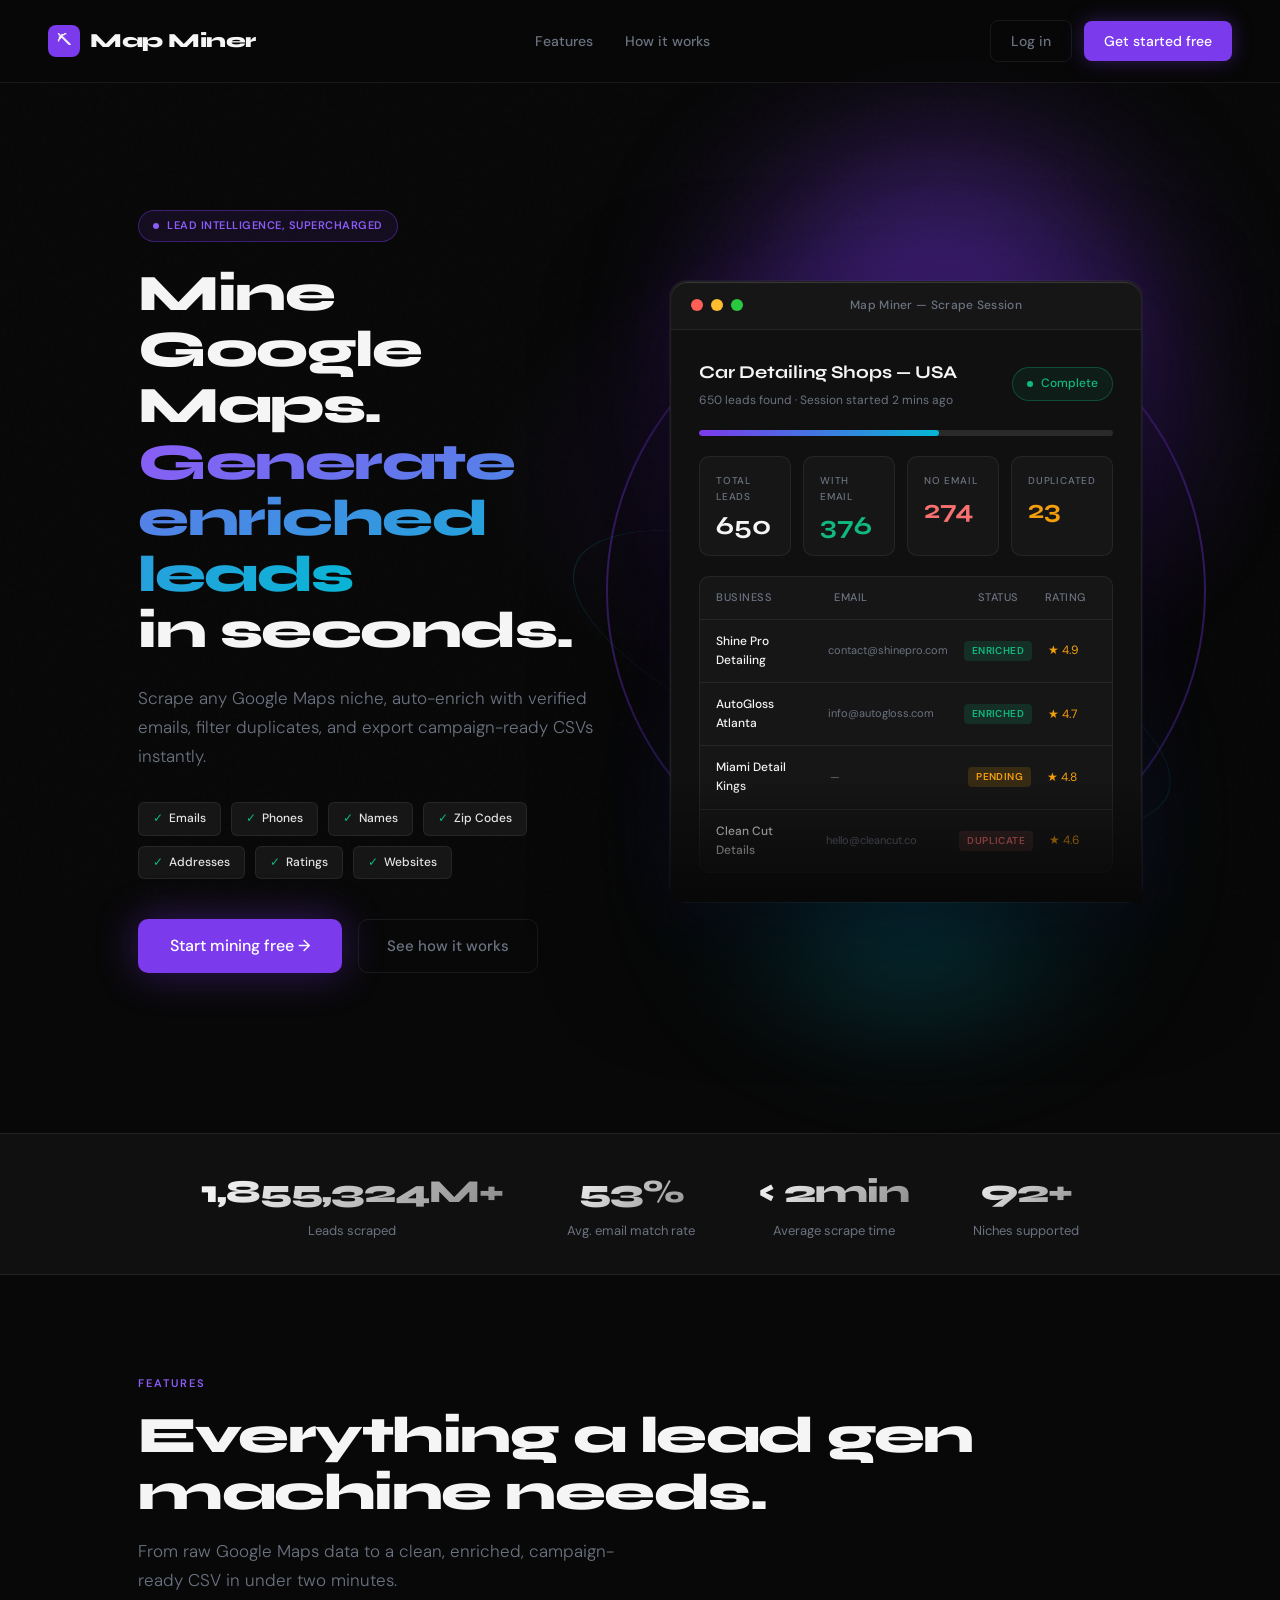
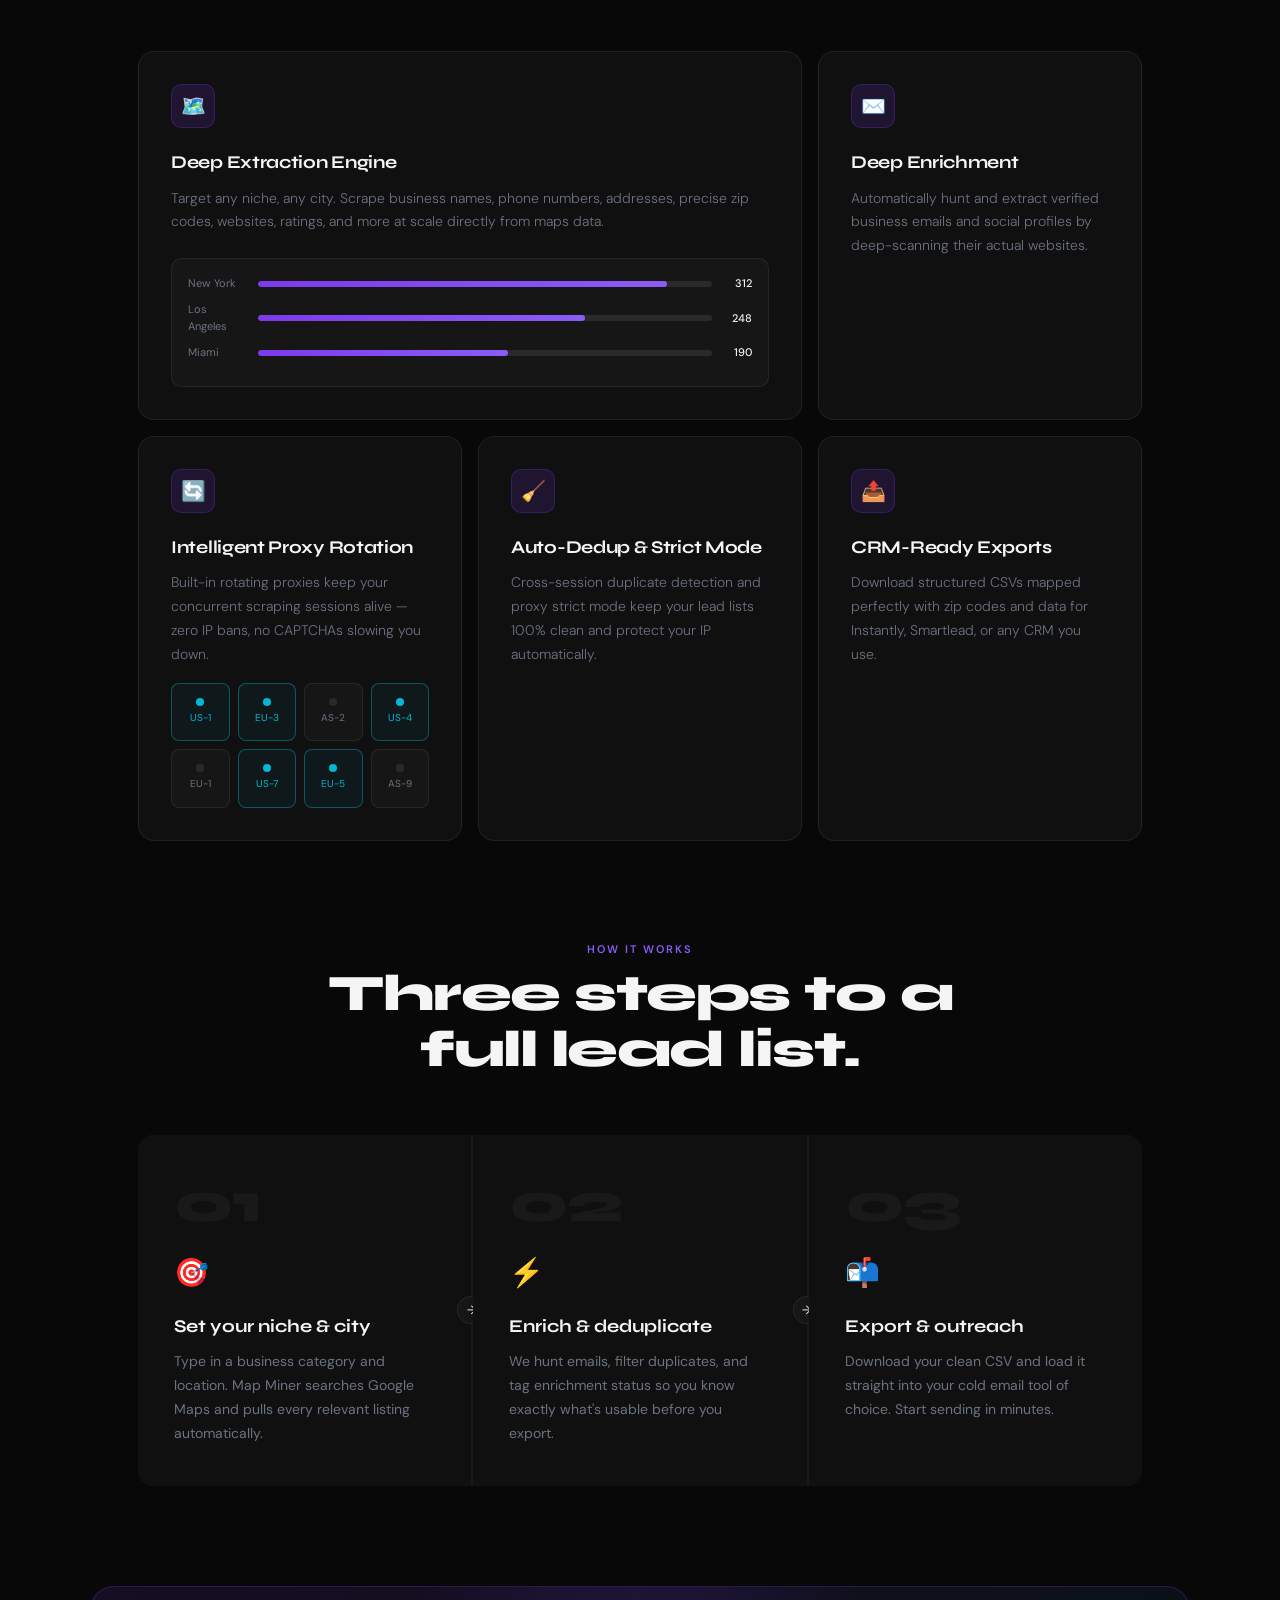
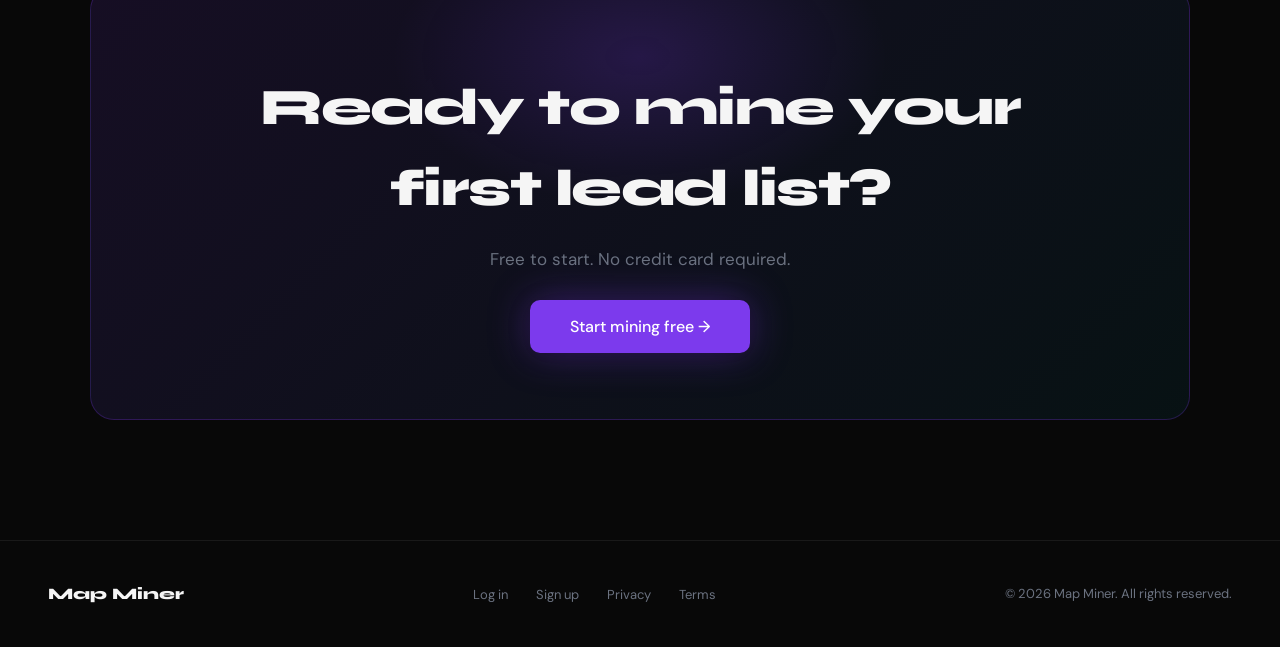
<file: landing.html>
<!DOCTYPE html>
<html lang="en">
<head>
  <meta charset="UTF-8" />
  <meta name="viewport" content="width=device-width, initial-scale=1.0" />
  <title>Map Miner — Lead Intelligence from Google Maps</title>
  <link rel="preconnect" href="https://fonts.googleapis.com" />
  <link rel="preconnect" href="https://fonts.gstatic.com" crossorigin />
  <link href="https://fonts.googleapis.com/css2?family=Syne:wght@400;600;700;800&family=DM+Sans:wght@300;400;500&display=swap" rel="stylesheet" />
  <style>
    *, *::before, *::after { box-sizing: border-box; margin: 0; padding: 0; }

    :root {
      --bg: #080808;
      --surface: #101010;
      --surface2: #161616;
      --border: rgba(255,255,255,0.07);
      --violet: #7c3aed;
      --violet-bright: #8b5cf6;
      --violet-glow: rgba(124, 58, 237, 0.35);
      --cyan: #06b6d4;
      --green: #10b981;
      --red: #f87171;
      --amber: #f59e0b;
      --text: #f5f5f5;
      --muted: #6b7280;
      --subtle: #2a2a2a;
    }

    html { scroll-behavior: smooth; }

    body {
      background: var(--bg);
      color: var(--text);
      font-family: 'DM Sans', sans-serif;
      font-size: 16px;
      line-height: 1.6;
      overflow-x: hidden;
    }

    /* ── NOISE OVERLAY ── */
    body::before {
      content: '';
      position: fixed;
      inset: 0;
      background-image: url("data:image/svg+xml,%3Csvg viewBox='0 0 256 256' xmlns='http://www.w3.org/2000/svg'%3E%3Cfilter id='noise'%3E%3CfeTurbulence type='fractalNoise' baseFrequency='0.9' numOctaves='4' stitchTiles='stitch'/%3E%3C/filter%3E%3Crect width='100%25' height='100%25' filter='url(%23noise)' opacity='0.03'/%3E%3C/svg%3E");
      pointer-events: none;
      z-index: 0;
      opacity: 0.4;
    }

    /* ── NAV ── */
    nav {
      position: fixed;
      top: 0; left: 0; right: 0;
      z-index: 100;
      display: flex;
      align-items: center;
      justify-content: space-between;
      padding: 20px 48px;
      background: rgba(8, 8, 8, 0.8);
      backdrop-filter: blur(20px);
      border-bottom: 1px solid var(--border);
    }

    .nav-logo {
      font-family: 'Syne', sans-serif;
      font-weight: 800;
      font-size: 20px;
      letter-spacing: -0.5px;
      color: var(--text);
      text-decoration: none;
      display: flex;
      align-items: center;
      gap: 10px;
    }

    .nav-logo .logo-mark {
      width: 32px; height: 32px;
      background: var(--violet);
      border-radius: 8px;
      display: flex; align-items: center; justify-content: center;
      font-size: 14px;
    }

    /* LOGO PLACEHOLDER — replace .logo-mark content with <img src="logo.png"> when ready */

    .nav-links {
      display: flex;
      align-items: center;
      gap: 32px;
      list-style: none;
    }

    .nav-links a {
      color: var(--muted);
      text-decoration: none;
      font-size: 14px;
      font-weight: 500;
      transition: color 0.2s;
    }

    .nav-links a:hover { color: var(--text); }

    .nav-cta {
      display: flex;
      align-items: center;
      gap: 12px;
    }

    .btn-ghost {
      padding: 9px 20px;
      border: 1px solid var(--border);
      border-radius: 8px;
      background: transparent;
      color: var(--muted);
      font-size: 14px;
      font-weight: 500;
      cursor: pointer;
      text-decoration: none;
      transition: all 0.2s;
      font-family: 'DM Sans', sans-serif;
    }

    .btn-ghost:hover {
      border-color: rgba(255,255,255,0.2);
      color: var(--text);
    }

    .btn-primary {
      padding: 9px 20px;
      background: var(--violet);
      border: none;
      border-radius: 8px;
      color: #fff;
      font-size: 14px;
      font-weight: 500;
      cursor: pointer;
      text-decoration: none;
      font-family: 'DM Sans', sans-serif;
      transition: all 0.2s;
      box-shadow: 0 0 20px var(--violet-glow);
    }

    .btn-primary:hover {
      background: var(--violet-bright);
      box-shadow: 0 0 32px rgba(139, 92, 246, 0.5);
      transform: translateY(-1px);
    }

    /* ── 3D HERO SHAPES ── */
    .orb {
      position: absolute;
      border-radius: 50%;
      filter: blur(80px);
      z-index: 0;
      opacity: 0.5;
      animation: float 10s ease-in-out infinite;
    }
    .orb-1 { width: 400px; height: 400px; background: var(--violet); top: -100px; right: -100px; animation-delay: 0s; }
    .orb-2 { width: 300px; height: 300px; background: var(--cyan); bottom: 10%; left: -50px; animation-delay: -5s; }
    
    .hero-ring {
      position: absolute;
      width: 600px;
      height: 600px;
      border: 2px solid rgba(124, 58, 237, 0.4);
      border-radius: 50%;
      top: 50%;
      left: 50%;
      transform-style: preserve-3d;
      animation: spinRing 20s linear infinite;
      z-index: 0;
      pointer-events: none;
    }
    
    .hero-ring::before {
      content: '';
      position: absolute;
      inset: -20px;
      border: 1px solid rgba(6, 182, 212, 0.2);
      border-radius: 50%;
      transform: rotateX(70deg) rotateY(20deg) translateZ(-100px);
    }

    @keyframes spinRing {
      0% { transform: translate(-50%, -50%) rotateX(60deg) rotateZ(0deg); }
      100% { transform: translate(-50%, -50%) rotateX(60deg) rotateZ(360deg); }
    }

    @keyframes float {
      0%, 100% { transform: translate(0, 0); }
      50% { transform: translate(30px, -50px); }
    }

    /* ── HERO ── */
    .hero-wrap {
      max-width: 1300px;
      margin: 0 auto;
      padding: 110px 48px 60px;
      position: relative;
    }

    .hero {
      position: relative;
      display: grid;
      grid-template-columns: 1fr 1fr;
      align-items: center;
      gap: 60px;
    }

    /* Radial glow bg */
    .hero-wrap::after {
      content: '';
      position: absolute;
      top: 20%;
      right: 0;
      width: 800px;
      height: 500px;
      background: radial-gradient(ellipse at center, rgba(124,58,237,0.15) 0%, transparent 70%);
      pointer-events: none;
      z-index: -1;
    }

    .hero-content {
      display: flex;
      flex-direction: column;
      align-items: flex-start;
      text-align: left;
      z-index: 10;
    }

    .hero-badge {
      display: inline-flex;
      align-items: center;
      gap: 8px;
      padding: 6px 14px;
      border: 1px solid rgba(124,58,237,0.4);
      border-radius: 100px;
      background: rgba(124,58,237,0.1);
      font-size: 11px;
      font-weight: 600;
      color: var(--violet-bright);
      margin-bottom: 24px;
      letter-spacing: 0.5px;
      text-transform: uppercase;
      opacity: 0;
      animation: fadeUp 0.6s 0.2s forwards;
    }

    .hero-badge .dot {
      width: 6px; height: 6px;
      background: var(--violet-bright);
      border-radius: 50%;
      animation: pulse 2s infinite;
    }

    @keyframes pulse {
      0%, 100% { opacity: 1; transform: scale(1); }
      50% { opacity: 0.5; transform: scale(0.8); }
    }

    h1 {
      font-family: 'Syne', sans-serif;
      font-weight: 800;
      font-size: clamp(36px, 4vw, 56px);
      line-height: 1.1;
      letter-spacing: -1.5px;
      max-width: 600px;
      margin-bottom: 24px;
      opacity: 0;
      animation: fadeUp 0.7s 0.35s forwards;
    }

    h1 .accent {
      background: linear-gradient(135deg, var(--violet-bright), var(--cyan));
      -webkit-background-clip: text;
      -webkit-text-fill-color: transparent;
      background-clip: text;
    }

    .hero-sub {
      font-size: 17px;
      color: var(--muted);
      max-width: 520px;
      line-height: 1.7;
      margin-bottom: 32px;
      font-weight: 300;
      opacity: 0;
      animation: fadeUp 0.7s 0.5s forwards;
    }
    
    .extracted-data-list {
      display: flex;
      flex-wrap: wrap;
      gap: 10px;
      margin-bottom: 40px;
      opacity: 0;
      animation: fadeUp 0.7s 0.6s forwards;
    }

    .extract-pill {
      display: inline-flex;
      align-items: center;
      gap: 6px;
      padding: 6px 14px;
      border-radius: 6px;
      background: var(--surface2);
      border: 1px solid var(--border);
      font-size: 12px;
      color: #e5e5e5;
      font-weight: 500;
      transition: all 0.2s;
    }
    
    .extract-pill .check { color: var(--green); }

    .hero-actions {
      display: flex;
      align-items: center;
      gap: 16px;
      opacity: 0;
      animation: fadeUp 0.7s 0.7s forwards;
    }
    
    .hero-right {
      position: relative;
      width: 100%;
      height: 100%;
      display: flex;
      justify-content: flex-end;
      align-items: center;
    }

    .btn-hero {
      padding: 14px 32px;
      background: var(--violet);
      border: none;
      border-radius: 10px;
      color: #fff;
      font-size: 16px;
      font-weight: 500;
      font-family: 'DM Sans', sans-serif;
      cursor: pointer;
      text-decoration: none;
      transition: all 0.25s;
      box-shadow: 0 0 40px rgba(124, 58, 237, 0.4), 0 4px 20px rgba(0,0,0,0.4);
    }

    .btn-hero:hover {
      background: var(--violet-bright);
      box-shadow: 0 0 60px rgba(139, 92, 246, 0.55), 0 8px 32px rgba(0,0,0,0.4);
      transform: translateY(-2px);
    }

    .btn-hero-outline {
      padding: 14px 28px;
      border: 1px solid var(--border);
      border-radius: 10px;
      color: var(--muted);
      background: transparent;
      font-size: 15px;
      font-weight: 500;
      font-family: 'DM Sans', sans-serif;
      cursor: pointer;
      text-decoration: none;
      transition: all 0.2s;
    }

    .btn-hero-outline:hover {
      color: var(--text);
      border-color: rgba(255,255,255,0.2);
    }

    /* ── HERO MOCKUP ── */
    .hero-mockup {
      width: 100%;
      max-width: 900px;
      opacity: 0;
      animation: fadeUp 0.9s 0.8s forwards;
      position: relative;
      perspective: 1500px; /* For 3D Tilt */
    }
    
    .mockup-floater {
      animation: floatMockup 6s ease-in-out infinite alternate;
      transform-style: preserve-3d;
    }
    
    @keyframes floatMockup {
      0% { transform: translateY(0px) rotateX(2deg) rotateY(-1deg); }
      100% { transform: translateY(-15px) rotateX(-2deg) rotateY(1deg); }
    }

    .mockup-frame {
      background: var(--surface);
      border: 1px solid var(--border);
      border-radius: 16px;
      overflow: hidden;
      box-shadow:
        0 0 0 1px rgba(255,255,255,0.04),
        0 40px 120px rgba(0,0,0,0.8),
        0 0 80px rgba(124, 58, 237, 0.12);
      transform-style: preserve-3d;
      transition: transform 0.1s ease-out;
      transform: rotateX(0) rotateY(0);
      position: relative;
    }

    /* Enhance Glassmorphism */
    .mockup-frame::after {
      content: '';
      position: absolute;
      inset: 0;
      border-radius: 16px;
      box-shadow: inset 0 1px 1px rgba(255, 255, 255, 0.15);
      pointer-events: none;
    }

    .mockup-bar {
      background: var(--surface2);
      border-bottom: 1px solid var(--border);
      padding: 14px 20px;
      display: flex;
      align-items: center;
      gap: 8px;
    }

    .dot-red { width: 12px; height: 12px; border-radius: 50%; background: #ff5f57; }
    .dot-yellow { width: 12px; height: 12px; border-radius: 50%; background: #febc2e; }
    .dot-green { width: 12px; height: 12px; border-radius: 50%; background: #28c840; }

    .mockup-bar-title {
      margin-left: auto;
      margin-right: auto;
      font-size: 12px;
      color: var(--muted);
      font-weight: 500;
      letter-spacing: 0.3px;
    }

    .mockup-body {
      padding: 28px;
      display: flex;
      flex-direction: column;
      gap: 20px;
    }

    .mockup-header-row {
      display: flex;
      align-items: center;
      justify-content: space-between;
    }

    .mockup-title-block h3 {
      font-family: 'Syne', sans-serif;
      font-weight: 700;
      font-size: 18px;
      margin-bottom: 4px;
    }

    .mockup-title-block p {
      font-size: 12px;
      color: var(--muted);
    }

    .mockup-status {
      display: flex;
      align-items: center;
      gap: 8px;
      padding: 6px 14px;
      border-radius: 100px;
      border: 1px solid rgba(16,185,129,0.3);
      background: rgba(16,185,129,0.08);
      font-size: 12px;
      color: var(--green);
      font-weight: 500;
    }

    .mockup-status .live-dot {
      width: 6px; height: 6px;
      border-radius: 50%;
      background: var(--green);
      animation: pulse 1.5s infinite;
    }

    /* Progress bar */
    .mockup-progress-wrap {
      background: var(--subtle);
      border-radius: 100px;
      height: 6px;
      overflow: hidden;
    }

    .mockup-progress-bar {
      height: 100%;
      background: linear-gradient(90deg, var(--violet), var(--cyan));
      border-radius: 100px;
      width: 58%;
      animation: progressGrow 2s 1.5s ease-out forwards;
      transform-origin: left;
    }

    @keyframes progressGrow {
      from { width: 0; }
      to { width: 58%; }
    }

    /* Stats grid */
    .mockup-stats {
      display: grid;
      grid-template-columns: repeat(4, 1fr);
      gap: 12px;
    }

    .stat-card {
      background: var(--surface2);
      border: 1px solid var(--border);
      border-radius: 10px;
      padding: 16px;
    }

    .stat-label {
      font-size: 10px;
      text-transform: uppercase;
      letter-spacing: 0.8px;
      color: var(--muted);
      margin-bottom: 8px;
      font-weight: 500;
    }

    .stat-value {
      font-family: 'Syne', sans-serif;
      font-size: 26px;
      font-weight: 700;
      line-height: 1;
    }

    .stat-value.green { color: var(--green); }
    .stat-value.red { color: var(--red); }
    .stat-value.amber { color: var(--amber); }

    /* Table rows */
    .mockup-table {
      background: var(--surface2);
      border: 1px solid var(--border);
      border-radius: 10px;
      overflow: hidden;
    }

    .table-row {
      display: grid;
      grid-template-columns: 2fr 2.5fr 1fr 1fr;
      gap: 16px;
      padding: 12px 16px;
      border-bottom: 1px solid var(--border);
      font-size: 12px;
      align-items: center;
    }

    .table-row.header {
      color: var(--muted);
      font-weight: 500;
      font-size: 11px;
      text-transform: uppercase;
      letter-spacing: 0.5px;
    }

    .table-row:last-child { border-bottom: none; }

    .row-name { font-weight: 500; color: var(--text); }
    .row-email { color: var(--muted); font-size: 11px; }

    .tag {
      display: inline-block;
      padding: 2px 8px;
      border-radius: 4px;
      font-size: 10px;
      font-weight: 600;
      text-transform: uppercase;
      letter-spacing: 0.4px;
    }
    .tag.enriched { background: rgba(16,185,129,0.15); color: var(--green); }
    .tag.pending { background: rgba(245,158,11,0.15); color: var(--amber); }
    .tag.dupe { background: rgba(248,113,113,0.15); color: var(--red); }

    /* Gradient fade at bottom of mockup */
    .mockup-fade {
      position: absolute;
      bottom: 0; left: 0; right: 0;
      height: 120px;
      background: linear-gradient(to top, var(--bg), transparent);
      border-radius: 0 0 16px 16px;
      pointer-events: none;
    }

    /* ── STATS BAR ── */
    .stats-bar {
      padding: 32px 48px;
      border-top: 1px solid var(--border);
      border-bottom: 1px solid var(--border);
      display: flex;
      align-items: center;
      justify-content: center;
      gap: 64px;
      background: var(--surface);
    }

    .stat-item {
      text-align: center;
      opacity: 0;
    }

    .stat-item.visible { animation: fadeUp 0.5s forwards; }

    .stat-num {
      font-family: 'Syne', sans-serif;
      font-size: 32px;
      font-weight: 800;
      letter-spacing: -1px;
      background: linear-gradient(135deg, #fff 0%, rgba(255,255,255,0.5) 100%);
      -webkit-background-clip: text;
      -webkit-text-fill-color: transparent;
      background-clip: text;
    }

    .stat-desc {
      font-size: 13px;
      color: var(--muted);
      margin-top: 4px;
    }

    /* ── SECTIONS ── */
    section {
      padding: 100px 48px;
      max-width: 1100px;
      margin: 0 auto;
      position: relative;
    }

    .section-label {
      font-size: 11px;
      font-weight: 600;
      text-transform: uppercase;
      letter-spacing: 2px;
      color: var(--violet-bright);
      margin-bottom: 16px;
    }

    .section-title {
      font-family: 'Syne', sans-serif;
      font-size: clamp(32px, 4vw, 52px);
      font-weight: 800;
      letter-spacing: -1.5px;
      line-height: 1.1;
      margin-bottom: 16px;
    }

    .section-sub {
      color: var(--muted);
      font-size: 17px;
      max-width: 480px;
      line-height: 1.7;
      font-weight: 300;
    }

    /* ── BENTO GRID ── */
    .bento {
      display: grid;
      grid-template-columns: repeat(3, 1fr);
      grid-template-rows: auto auto;
      gap: 16px;
      margin-top: 56px;
    }

    .bento-card {
      background: var(--surface);
      border: 1px solid var(--border);
      border-radius: 16px;
      padding: 32px;
      position: relative;
      overflow: hidden;
      cursor: default;
      transition: border-color 0.3s, transform 0.3s;
      opacity: 0;
    }

    .bento-card.visible { animation: fadeUp 0.6s forwards; }

    .bento-card:hover {
      border-color: rgba(124, 58, 237, 0.35);
      transform: translateY(-3px);
    }

    .bento-card::before {
      content: '';
      position: absolute;
      inset: 0;
      background: radial-gradient(ellipse at top left, rgba(124,58,237,0.06) 0%, transparent 60%);
      opacity: 0;
      transition: opacity 0.3s;
    }

    .bento-card:hover::before { opacity: 1; }

    .bento-card.wide { grid-column: span 2; }
    .bento-card.tall { grid-row: span 2; }

    .bento-icon {
      width: 44px; height: 44px;
      background: rgba(124,58,237,0.15);
      border: 1px solid rgba(124,58,237,0.25);
      border-radius: 10px;
      display: flex; align-items: center; justify-content: center;
      font-size: 20px;
      margin-bottom: 20px;
    }

    .bento-card h3 {
      font-family: 'Syne', sans-serif;
      font-size: 18px;
      font-weight: 700;
      margin-bottom: 10px;
      letter-spacing: -0.3px;
    }

    .bento-card p {
      font-size: 14px;
      color: var(--muted);
      line-height: 1.7;
      font-weight: 300;
    }

    /* Inline mini-viz inside bento */
    .bento-viz {
      margin-top: 24px;
      background: var(--surface2);
      border-radius: 10px;
      padding: 16px;
      border: 1px solid var(--border);
    }

    .mini-bar-row {
      display: flex;
      align-items: center;
      gap: 10px;
      margin-bottom: 8px;
    }

    .mini-bar-label { font-size: 11px; color: var(--muted); width: 60px; flex-shrink: 0; }

    .mini-bar-track {
      flex: 1;
      height: 6px;
      background: var(--subtle);
      border-radius: 100px;
      overflow: hidden;
    }

    .mini-bar-fill {
      height: 100%;
      border-radius: 100px;
    }

    .mini-bar-val { font-size: 11px; color: var(--text); font-weight: 500; width: 30px; text-align: right; }

    /* Proxy grid */
    .proxy-grid {
      margin-top: 20px;
      display: grid;
      grid-template-columns: repeat(4, 1fr);
      gap: 8px;
    }

    .proxy-node {
      aspect-ratio: 1;
      background: var(--surface2);
      border: 1px solid var(--border);
      border-radius: 8px;
      display: flex;
      flex-direction: column;
      align-items: center;
      justify-content: center;
      font-size: 10px;
      color: var(--muted);
      gap: 4px;
      transition: all 0.3s;
    }

    .proxy-node.active {
      border-color: rgba(6,182,212,0.4);
      background: rgba(6,182,212,0.05);
      color: var(--cyan);
    }

    .proxy-dot {
      width: 8px; height: 8px;
      border-radius: 50%;
      background: var(--subtle);
    }

    .proxy-node.active .proxy-dot { background: var(--cyan); }

    /* ── HOW IT WORKS ── */
    .how-section {
      padding: 0 48px 100px;
      max-width: 1100px;
      margin: 0 auto;
    }

    .steps {
      display: grid;
      grid-template-columns: repeat(3, 1fr);
      gap: 2px;
      margin-top: 56px;
      background: var(--border);
      border-radius: 16px;
      overflow: hidden;
    }

    .step {
      background: var(--surface);
      padding: 40px 36px;
      position: relative;
      opacity: 0;
    }

    .step.visible { animation: fadeUp 0.5s forwards; }

    .step-num {
      font-family: 'Syne', sans-serif;
      font-size: 56px;
      font-weight: 800;
      color: rgba(255,255,255,0.04);
      line-height: 1;
      margin-bottom: 20px;
      letter-spacing: -2px;
    }

    .step-icon {
      font-size: 28px;
      margin-bottom: 16px;
    }

    .step h3 {
      font-family: 'Syne', sans-serif;
      font-size: 18px;
      font-weight: 700;
      margin-bottom: 10px;
    }

    .step p {
      font-size: 14px;
      color: var(--muted);
      line-height: 1.7;
    }

    .step-arrow {
      position: absolute;
      top: 50%;
      right: -14px;
      transform: translateY(-50%);
      width: 28px; height: 28px;
      background: var(--surface2);
      border: 1px solid var(--border);
      border-radius: 50%;
      display: flex; align-items: center; justify-content: center;
      font-size: 12px;
      z-index: 2;
    }

    /* ── CTA BLOCK ── */
    .cta-section {
      padding: 0 48px 120px;
    }

    .cta-block {
      max-width: 1100px;
      margin: 0 auto;
      background: linear-gradient(135deg, rgba(124,58,237,0.12) 0%, rgba(6,182,212,0.06) 100%);
      border: 1px solid rgba(124,58,237,0.25);
      border-radius: 24px;
      padding: 80px 64px;
      text-align: center;
      position: relative;
      overflow: hidden;
    }

    .cta-block::before {
      content: '';
      position: absolute;
      top: -80px; left: 50%;
      transform: translateX(-50%);
      width: 500px; height: 300px;
      background: radial-gradient(ellipse, rgba(124,58,237,0.2) 0%, transparent 70%);
    }

    .cta-block h2 {
      font-family: 'Syne', sans-serif;
      font-size: clamp(32px, 4vw, 52px);
      font-weight: 800;
      letter-spacing: -1.5px;
      margin-bottom: 16px;
      position: relative;
    }

    .cta-block p {
      color: var(--muted);
      font-size: 17px;
      margin-bottom: 40px;
      position: relative;
    }

    .cta-block .btn-hero { position: relative; font-size: 16px; padding: 16px 40px; }

    /* ── FOOTER ── */
    footer {
      border-top: 1px solid var(--border);
      padding: 40px 48px;
      display: flex;
      align-items: center;
      justify-content: space-between;
    }

    .footer-logo {
      font-family: 'Syne', sans-serif;
      font-weight: 800;
      font-size: 16px;
      color: var(--text);
    }

    .footer-links {
      display: flex;
      gap: 28px;
      list-style: none;
    }

    .footer-links a {
      font-size: 13px;
      color: var(--muted);
      text-decoration: none;
      transition: color 0.2s;
    }

    .footer-links a:hover { color: var(--text); }

    .footer-copy {
      font-size: 13px;
      color: var(--muted);
    }

    /* ── ANIMATIONS ── */
    @keyframes fadeUp {
      from { opacity: 0; transform: translateY(20px); }
      to { opacity: 1; transform: translateY(0); }
    }

    /* ── RESPONSIVE ── */
    @media (max-width: 1100px) {
      .hero {
        grid-template-columns: 1fr;
        text-align: center;
      }
      .hero-content {
        align-items: center;
        text-align: center;
      }
      .hero-right {
        justify-content: center;
      }
      .extracted-data-list {
        justify-content: center;
      }
    }
    @media (max-width: 900px) {
      nav { padding: 16px 24px; }
      .nav-links { display: none; }
      .hero-wrap { padding: 120px 24px 60px; }
      .hero { gap: 40px; min-height: auto; }
      section, .how-section, .cta-section { padding-left: 24px; padding-right: 24px; }
      .bento { grid-template-columns: 1fr; }
      .bento-card.wide { grid-column: span 1; }
      .steps { grid-template-columns: 1fr; }
      .mockup-stats { grid-template-columns: repeat(2, 1fr); }
      .table-row { grid-template-columns: 1fr 1fr; }
      .stats-bar { gap: 32px; flex-wrap: wrap; padding: 32px 24px; }
      footer { flex-direction: column; gap: 24px; text-align: center; }
    }
  </style>
</head>
<body>

  <!-- NAV -->
  <nav>
    <a href="#" class="nav-logo">
      <!-- LOGO PLACEHOLDER: replace .logo-mark with <img src="logo.svg" width="32" height="32"> -->
      <span class="logo-mark">⛏</span>
      Map Miner
    </a>
    <ul class="nav-links">
      <li><a href="#features">Features</a></li>
      <li><a href="#how">How it works</a></li>
    </ul>
    <div class="nav-cta">
      <a href="/api/auth/login" class="btn-ghost">Log in</a>
      <a href="/api/auth/login" class="btn-primary">Get started free</a>
    </div>
  </nav>

  <!-- HERO -->
  <div class="hero-wrap">
  <section class="hero">
    
    <div class="hero-content">
      <div class="hero-badge">
        <span class="dot"></span>
        Lead intelligence, supercharged
      </div>

      <h1>Mine Google Maps.<br><span class="accent">Generate enriched leads</span><br>in seconds.</h1>

      <p class="hero-sub">
        Scrape any Google Maps niche, auto-enrich with verified emails, filter duplicates, and export campaign-ready CSVs instantly.
      </p>

      <div class="extracted-data-list">
        <span class="extract-pill"><span class="check">✓</span> Emails</span>
        <span class="extract-pill"><span class="check">✓</span> Phones</span>
        <span class="extract-pill"><span class="check">✓</span> Names</span>
        <span class="extract-pill"><span class="check">✓</span> Zip Codes</span>
        <span class="extract-pill"><span class="check">✓</span> Addresses</span>
        <span class="extract-pill"><span class="check">✓</span> Ratings</span>
        <span class="extract-pill"><span class="check">✓</span> Websites</span>
      </div>

      <div class="hero-actions">
        <a href="/api/auth/login" class="btn-hero">Start mining free →</a>
        <a href="#features" class="btn-hero-outline">See how it works</a>
      </div>
    </div> <!-- /hero-content -->

    <!-- STYLIZED APP MOCKUP & 3D RIGHT SIDE -->
    <div class="hero-right">
      <!-- 3D Hero BG Shapes -->
      <div class="hero-ring" style="top:50%; left:50%; margin-top:-300px; margin-left:-300px;"></div>
      <div class="orb orb-1" style="top:-50px; right:0;"></div>
      <div class="orb orb-2" style="bottom:0; left:20%;"></div>

      <div class="hero-mockup" style="margin: 0; right: 0;">
      <div class="mockup-floater">
        <div class="mockup-frame">
        <div class="mockup-bar">
          <span class="dot-red"></span>
          <span class="dot-yellow"></span>
          <span class="dot-green"></span>
          <span class="mockup-bar-title">Map Miner — Scrape Session</span>
        </div>
        <div class="mockup-body">
          <div class="mockup-header-row">
            <div class="mockup-title-block">
              <h3>Car Detailing Shops — USA</h3>
              <p>650 leads found · Session started 2 mins ago</p>
            </div>
            <div class="mockup-status">
              <span class="live-dot"></span>
              Complete
            </div>
          </div>
          <div class="mockup-progress-wrap">
            <div class="mockup-progress-bar"></div>
          </div>
          <div class="mockup-stats">
            <div class="stat-card">
              <div class="stat-label">Total Leads</div>
              <div class="stat-value">650</div>
            </div>
            <div class="stat-card">
              <div class="stat-label">With Email</div>
              <div class="stat-value green">376</div>
            </div>
            <div class="stat-card">
              <div class="stat-label">No Email</div>
              <div class="stat-value red">274</div>
            </div>
            <div class="stat-card">
              <div class="stat-label">Duplicated</div>
              <div class="stat-value amber">23</div>
            </div>
          </div>
          <div class="mockup-table">
            <div class="table-row header">
              <span>Business</span>
              <span>Email</span>
              <span>Status</span>
              <span>Rating</span>
            </div>
            <div class="table-row">
              <span class="row-name">Shine Pro Detailing</span>
              <span class="row-email">contact@shinepro.com</span>
              <span><span class="tag enriched">Enriched</span></span>
              <span style="color:var(--amber);font-size:12px;">★ 4.9</span>
            </div>
            <div class="table-row">
              <span class="row-name">AutoGloss Atlanta</span>
              <span class="row-email">info@autogloss.com</span>
              <span><span class="tag enriched">Enriched</span></span>
              <span style="color:var(--amber);font-size:12px;">★ 4.7</span>
            </div>
            <div class="table-row">
              <span class="row-name">Miami Detail Kings</span>
              <span class="row-email">—</span>
              <span><span class="tag pending">Pending</span></span>
              <span style="color:var(--amber);font-size:12px;">★ 4.8</span>
            </div>
            <div class="table-row">
              <span class="row-name">Clean Cut Details</span>
              <span class="row-email">hello@cleancut.co</span>
              <span><span class="tag dupe">Duplicate</span></span>
              <span style="color:var(--amber);font-size:12px;">★ 4.6</span>
            </div>
          </div>
        </div>
      </div>
      </div> <!-- /mockup-floater -->
      <div class="mockup-fade" style="border-radius:0;"></div>
      </div> <!-- /hero-mockup -->
    </div> <!-- /hero-right -->
  </section>
  </div> <!-- /hero-wrap -->

  <!-- STATS BAR -->
  <div class="stats-bar">
    <div class="stat-item">
      <div class="stat-num">2M+</div>
      <div class="stat-desc">Leads scraped</div>
    </div>
    <div class="stat-item" style="animation-delay:0.1s">
      <div class="stat-num">58%</div>
      <div class="stat-desc">Avg. email match rate</div>
    </div>
    <div class="stat-item" style="animation-delay:0.2s">
      <div class="stat-num">< 2min</div>
      <div class="stat-desc">Average scrape time</div>
    </div>
    <div class="stat-item" style="animation-delay:0.3s">
      <div class="stat-num">100+</div>
      <div class="stat-desc">Niches supported</div>
    </div>
  </div>

  <!-- FEATURES -->
  <section id="features">
    <div class="section-label">Features</div>
    <h2 class="section-title">Everything a lead gen<br>machine needs.</h2>
    <p class="section-sub">From raw Google Maps data to a clean, enriched, campaign-ready CSV in under two minutes.</p>

    <div class="bento">

      <!-- Card 1: Scraping -->
      <div class="bento-card wide">
        <div class="bento-icon">🗺️</div>
        <h3>Deep Extraction Engine</h3>
        <p>Target any niche, any city. Scrape business names, phone numbers, addresses, precise zip codes, websites, ratings, and more at scale directly from maps data.</p>
        <div class="bento-viz">
          <div class="mini-bar-row">
            <span class="mini-bar-label">New York</span>
            <div class="mini-bar-track"><div class="mini-bar-fill" style="width:90%;background:linear-gradient(90deg,var(--violet),var(--violet-bright));"></div></div>
            <span class="mini-bar-val">312</span>
          </div>
          <div class="mini-bar-row">
            <span class="mini-bar-label">Los Angeles</span>
            <div class="mini-bar-track"><div class="mini-bar-fill" style="width:72%;background:linear-gradient(90deg,var(--violet),var(--violet-bright));"></div></div>
            <span class="mini-bar-val">248</span>
          </div>
          <div class="mini-bar-row">
            <span class="mini-bar-label">Miami</span>
            <div class="mini-bar-track"><div class="mini-bar-fill" style="width:55%;background:linear-gradient(90deg,var(--violet),var(--violet-bright));"></div></div>
            <span class="mini-bar-val">190</span>
          </div>
        </div>
      </div>

      <!-- Card 2: Email Enrichment -->
      <div class="bento-card">
        <div class="bento-icon">✉️</div>
        <h3>Deep Enrichment</h3>
        <p>Automatically hunt and extract verified business emails and social profiles by deep-scanning their actual websites.</p>
      </div>

      <!-- Card 3: Proxy Rotation -->
      <div class="bento-card">
        <div class="bento-icon">🔄</div>
        <h3>Intelligent Proxy Rotation</h3>
        <p>Built-in rotating proxies keep your concurrent scraping sessions alive — zero IP bans, no CAPTCHAs slowing you down.</p>
        <div class="proxy-grid" style="margin-top:16px;">
          <div class="proxy-node active"><div class="proxy-dot"></div>US-1</div>
          <div class="proxy-node active"><div class="proxy-dot"></div>EU-3</div>
          <div class="proxy-node"><div class="proxy-dot"></div>AS-2</div>
          <div class="proxy-node active"><div class="proxy-dot"></div>US-4</div>
          <div class="proxy-node"><div class="proxy-dot"></div>EU-1</div>
          <div class="proxy-node active"><div class="proxy-dot"></div>US-7</div>
          <div class="proxy-node active"><div class="proxy-dot"></div>EU-5</div>
          <div class="proxy-node"><div class="proxy-dot"></div>AS-9</div>
        </div>
      </div>

      <!-- Card 4: Deduplication -->
      <div class="bento-card">
        <div class="bento-icon">🧹</div>
        <h3>Auto-Dedup & Strict Mode</h3>
        <p>Cross-session duplicate detection and proxy strict mode keep your lead lists 100% clean and protect your IP automatically.</p>
      </div>

      <!-- Card 5: Export -->
      <div class="bento-card">
        <div class="bento-icon">📤</div>
        <h3>CRM-Ready Exports</h3>
        <p>Download structured CSVs mapped perfectly with zip codes and data for Instantly, Smartlead, or any CRM you use.</p>
      </div>

    </div>
  </section>

  <!-- HOW IT WORKS -->
  <div class="how-section" id="how">
    <div style="text-align:center;margin-bottom:8px;" class="section-label">How it works</div>
    <h2 class="section-title" style="text-align:center;">Three steps to a<br>full lead list.</h2>

    <div class="steps">
      <div class="step">
        <div class="step-num">01</div>
        <div class="step-icon">🎯</div>
        <h3>Set your niche & city</h3>
        <p>Type in a business category and location. Map Miner searches Google Maps and pulls every relevant listing automatically.</p>
        <div class="step-arrow">→</div>
      </div>
      <div class="step" style="animation-delay:0.15s">
        <div class="step-num">02</div>
        <div class="step-icon">⚡</div>
        <h3>Enrich & deduplicate</h3>
        <p>We hunt emails, filter duplicates, and tag enrichment status so you know exactly what's usable before you export.</p>
        <div class="step-arrow">→</div>
      </div>
      <div class="step" style="animation-delay:0.3s">
        <div class="step-num">03</div>
        <div class="step-icon">📬</div>
        <h3>Export & outreach</h3>
        <p>Download your clean CSV and load it straight into your cold email tool of choice. Start sending in minutes.</p>
      </div>
    </div>
  </div>

  <!-- CTA -->
  <div class="cta-section">
    <div class="cta-block">
      <h2>Ready to mine your<br>first lead list?</h2>
      <p>Free to start. No credit card required.</p>
      <a href="/signup" class="btn-hero">Start mining free →</a>
    </div>
  </div>

  <!-- FOOTER -->
  <footer>
    <div class="footer-logo">Map Miner</div>
    <ul class="footer-links">
      <li><a href="/login">Log in</a></li>
      <li><a href="/signup">Sign up</a></li>
      <li><a href="#">Privacy</a></li>
      <li><a href="#">Terms</a></li>
    </ul>
    <div class="footer-copy">© 2026 Map Miner. All rights reserved.</div>
  </footer>


  <script>
    // Scroll-reveal
    const observer = new IntersectionObserver((entries) => {
      entries.forEach((entry, i) => {
        if (entry.isIntersecting) {
          entry.target.classList.add('visible');
          observer.unobserve(entry.target);
        }
      });
    }, { threshold: 0.12 });

    document.querySelectorAll('.bento-card, .step, .stat-item').forEach(el => observer.observe(el));

    // 3D Hero Mockup Tilt
    const heroMockup = document.querySelector('.hero-mockup');
    const mockupFrame = document.querySelector('.mockup-frame');
    if (heroMockup && mockupFrame) {
      document.addEventListener('mousemove', (e) => {
        // Only tilt if looking at the hero section
        const rect = heroMockup.getBoundingClientRect();
        if (rect.top < window.innerHeight && rect.bottom > 0) {
          const x = (window.innerWidth / 2 - e.pageX) / 40; // max ~25 deg
          const y = (window.innerHeight / 2 - e.pageY) / 40;
          mockupFrame.style.transform = `rotateY(${-x}deg) rotateX(${y}deg)`;
        }
      });
      // Reset when leaving window
      document.addEventListener('mouseleave', () => {
        mockupFrame.style.transform = `rotateY(0deg) rotateX(0deg)`;
      });
    }

    // Mouse-track glow on bento cards
    document.querySelectorAll('.bento-card').forEach(card => {
      card.addEventListener('mousemove', (e) => {
        const rect = card.getBoundingClientRect();
        const x = ((e.clientX - rect.left) / rect.width * 100).toFixed(1);
        const y = ((e.clientY - rect.top) / rect.height * 100).toFixed(1);
        card.style.setProperty('--mx', x + '%');
        card.style.setProperty('--my', y + '%');
        card.style.background = `radial-gradient(circle at ${x}% ${y}%, rgba(124,58,237,0.08) 0%, var(--surface) 60%)`;
      });
      card.addEventListener('mouseleave', () => {
        card.style.background = '';
      });
    });

    // Animate stats numbers
    function animateNum(el, target, suffix = '') {
      let start = 0;
      const dur = 1800;
      const step = (ts) => {
        if (!start) start = ts;
        const progress = Math.min((ts - start) / dur, 1);
        const ease = 1 - Math.pow(1 - progress, 3);
        el.textContent = Math.floor(ease * target).toLocaleString() + suffix;
        if (progress < 1) requestAnimationFrame(step);
      };
      requestAnimationFrame(step);
    }

    const statsObs = new IntersectionObserver((entries) => {
      entries.forEach(entry => {
        if (entry.isIntersecting) {
          const nums = entry.target.querySelectorAll('.stat-num');
          nums.forEach(n => {
            const txt = n.textContent.trim();
            if (txt === '2M+') { n.textContent = '0'; animateNum(n, 2000000, 'M+'); setTimeout(() => { n.textContent = '2M+'; }, 1850); }
            else if (txt === '58%') { n.textContent = '0%'; animateNum(n, 58, '%'); }
            else if (txt === '< 2min') {} // keep as is
            else if (txt === '100+') { n.textContent = '0'; animateNum(n, 100, '+'); }
          });
          statsObs.unobserve(entry.target);
        }
      });
    }, { threshold: 0.5 });

    const statsBar = document.querySelector('.stats-bar');
    if (statsBar) statsObs.observe(statsBar);
  </script>
</body>
</html>
</file>
